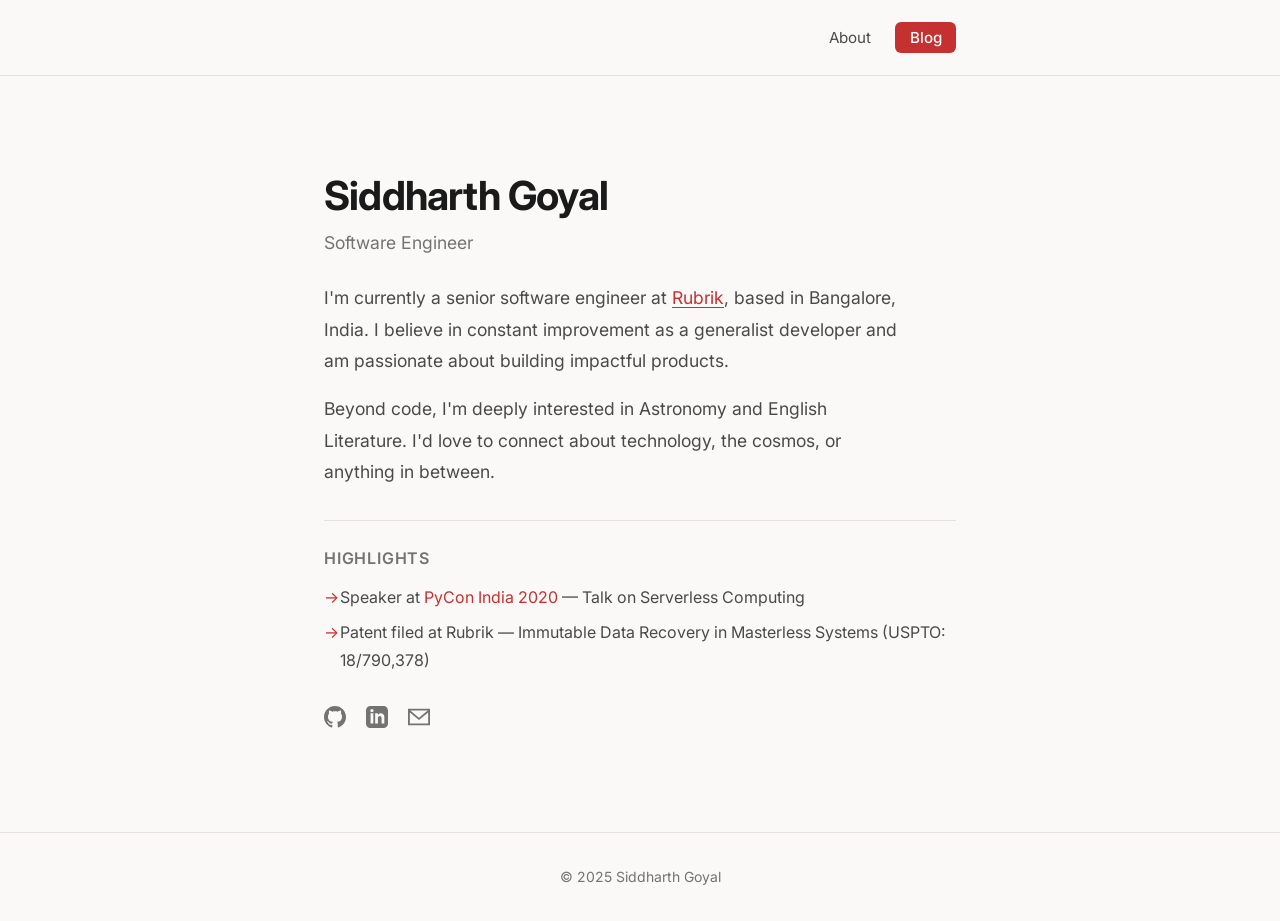
<file: index.html>
<!DOCTYPE html>
<html lang="en">

<head>
  <meta charset="UTF-8">
  <meta name="viewport" content="width=device-width, initial-scale=1.0">

  <title>Siddharth Goyal</title>
  <meta name="description" content="Software Engineer. Building things and exploring ideas.">

  <!-- Open Graph -->
  <meta property="og:type" content="website">
  <meta property="og:url" content="https://sid22.dev/">
  <meta property="og:title" content="Siddharth Goyal">
  <meta property="og:description" content="Software Engineer. Building things and exploring ideas.">
  <meta property="og:image" content="https://sid22.dev/metaimg.png">

  <!-- Twitter -->
  <meta property="twitter:card" content="summary_large_image">
  <meta property="twitter:url" content="https://sid22.dev/">
  <meta property="twitter:title" content="Siddharth Goyal">
  <meta property="twitter:description" content="Software Engineer. Building things and exploring ideas.">
  <meta property="twitter:image" content="https://sid22.dev/metaimg.png">

  <!-- Theme -->
  <meta name="theme-color" content="#faf9f7">

  <!-- Fonts -->
  <link rel="preconnect" href="https://fonts.googleapis.com">
  <link rel="preconnect" href="https://fonts.gstatic.com" crossorigin>
  <link href="https://fonts.googleapis.com/css2?family=Inter:wght@400;500;600;700&display=swap" rel="stylesheet">

  <link rel="stylesheet" href="styles.css">

  <!-- Google Analytics -->
  <script async src="https://www.googletagmanager.com/gtag/js?id=UA-80497355-2"></script>
  <script>
    window.dataLayer = window.dataLayer || [];
    function gtag() { dataLayer.push(arguments); }
    gtag('js', new Date());
    gtag('config', 'UA-80497355-2');
  </script>
</head>

<body>
  <header>
    <div class="container">
      <nav>
        <a href="/" class="nav-brand"></a>
        <ul class="nav-links">
          <li><a href="/about.html">About</a></li>
          <li><a href="/blog/" class="nav-btn">Blog</a></li>
        </ul>
      </nav>
    </div>
  </header>

  <main>
    <div class="container">
      <section class="hero">
        <h1>Siddharth Goyal</h1>
        <p class="hero-subtitle">Software Engineer</p>
        <p class="hero-bio">
          I'm currently a senior software engineer at <a href="https://www.rubrik.com/" target="_blank"
            rel="noopener">Rubrik</a>,
          based in Bangalore, India. I believe in constant improvement as a generalist developer and
          am passionate about building impactful products.
        </p>
        <p class="hero-bio">
          Beyond code, I'm deeply interested in Astronomy and English Literature.
          I'd love to connect about technology, the cosmos, or anything in between.
        </p>

        <div class="highlights">
          <h3>Highlights</h3>
          <ul>
            <li>
              Speaker at <a href="https://www.youtube.com/watch?v=t4P8tr6m0ns" target="_blank" rel="noopener">PyCon
                India 2020</a> — Talk on Serverless Computing
            </li>
            <li>
              Patent filed at Rubrik — Immutable Data Recovery in Masterless Systems (USPTO: 18/790,378)
            </li>
          </ul>
        </div>

        <div class="social-links">
          <a href="https://github.com/sid22" target="_blank" rel="noopener" aria-label="GitHub">
            <svg xmlns="http://www.w3.org/2000/svg" viewBox="0 0 24 24" fill="currentColor">
              <path
                d="M12 0c-6.626 0-12 5.373-12 12 0 5.302 3.438 9.8 8.207 11.387.599.111.793-.261.793-.577v-2.234c-3.338.726-4.033-1.416-4.033-1.416-.546-1.387-1.333-1.756-1.333-1.756-1.089-.745.083-.729.083-.729 1.205.084 1.839 1.237 1.839 1.237 1.07 1.834 2.807 1.304 3.492.997.107-.775.418-1.305.762-1.604-2.665-.305-5.467-1.334-5.467-5.931 0-1.311.469-2.381 1.236-3.221-.124-.303-.535-1.524.117-3.176 0 0 1.008-.322 3.301 1.23.957-.266 1.983-.399 3.003-.404 1.02.005 2.047.138 3.006.404 2.291-1.552 3.297-1.23 3.297-1.23.653 1.653.242 2.874.118 3.176.77.84 1.235 1.911 1.235 3.221 0 4.609-2.807 5.624-5.479 5.921.43.372.823 1.102.823 2.222v3.293c0 .319.192.694.801.576 4.765-1.589 8.199-6.086 8.199-11.386 0-6.627-5.373-12-12-12z" />
            </svg>
          </a>
          <a href="https://www.linkedin.com/in/siddharth22/" target="_blank" rel="noopener" aria-label="LinkedIn">
            <svg xmlns="http://www.w3.org/2000/svg" viewBox="0 0 24 24" fill="currentColor">
              <path
                d="M19 0h-14c-2.761 0-5 2.239-5 5v14c0 2.761 2.239 5 5 5h14c2.762 0 5-2.239 5-5v-14c0-2.761-2.238-5-5-5zm-11 19h-3v-11h3v11zm-1.5-12.268c-.966 0-1.75-.79-1.75-1.764s.784-1.764 1.75-1.764 1.75.79 1.75 1.764-.783 1.764-1.75 1.764zm13.5 12.268h-3v-5.604c0-3.368-4-3.113-4 0v5.604h-3v-11h3v1.765c1.396-2.586 7-2.777 7 2.476v6.759z" />
            </svg>
          </a>
          <a href="mailto:contact@sid22.dev" aria-label="Email">
            <svg xmlns="http://www.w3.org/2000/svg" viewBox="0 0 24 24" fill="currentColor">
              <path
                d="M0 3v18h24v-18h-24zm21.518 2l-9.518 7.713-9.518-7.713h19.036zm-19.518 14v-11.817l10 8.104 10-8.104v11.817h-20z" />
            </svg>
          </a>
        </div>
      </section>
    </div>
  </main>

  <footer>
    <div class="container">
      <p>&copy; 2025 Siddharth Goyal</p>
    </div>
  </footer>
</body>

</html>
</file>
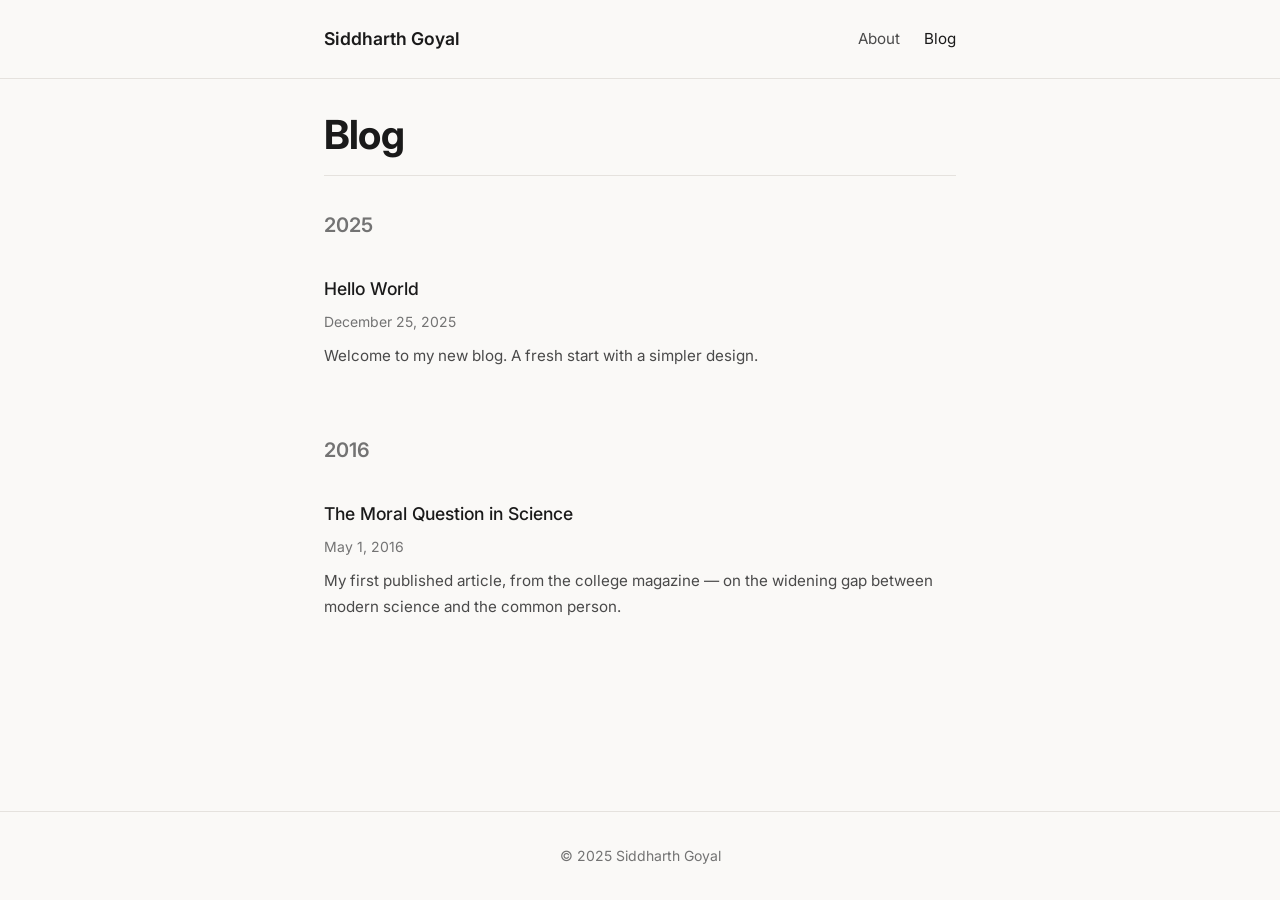
<file: blog/index.html>
<!DOCTYPE html>
<html lang="en">

<head>
    <meta charset="UTF-8">
    <meta name="viewport" content="width=device-width, initial-scale=1.0">

    <title>Blog - Siddharth Goyal</title>
    <meta name="description" content="Blog posts by Siddharth Goyal on technology, astronomy, and more.">

    <!-- Open Graph -->
    <meta property="og:type" content="website">
    <meta property="og:url" content="https://sid22.dev/blog/">
    <meta property="og:title" content="Blog - Siddharth Goyal">
    <meta property="og:description" content="Blog posts by Siddharth Goyal on technology, astronomy, and more.">

    <!-- Theme -->
    <meta name="theme-color" content="#faf9f7">

    <!-- Fonts -->
    <link rel="preconnect" href="https://fonts.googleapis.com">
    <link rel="preconnect" href="https://fonts.gstatic.com" crossorigin>
    <link href="https://fonts.googleapis.com/css2?family=Inter:wght@400;500;600;700&display=swap" rel="stylesheet">

    <link rel="stylesheet" href="../styles.css">
</head>

<body>
    <header>
        <div class="container">
            <nav>
                <a href="/" class="nav-brand">Siddharth Goyal</a>
                <ul class="nav-links">
                    <li><a href="/about.html">About</a></li>
                    <li><a href="/blog/" class="active">Blog</a></li>
                </ul>
            </nav>
        </div>
    </header>

    <main>
        <div class="container">
            <h1 class="page-title">Blog</h1>

            <div id="posts-container">
                <p class="loading">Loading posts...</p>
            </div>
        </div>
    </main>

    <footer>
        <div class="container">
            <p>&copy; 2025 Siddharth Goyal</p>
        </div>
    </footer>

    <script>
        async function loadPosts() {
            const container = document.getElementById('posts-container');

            try {
                const response = await fetch('/blog/posts.json');
                if (!response.ok) throw new Error('Failed to load posts');

                const posts = await response.json();

                if (posts.length === 0) {
                    container.innerHTML = '<p>No posts yet. Check back soon!</p>';
                    return;
                }

                // Group posts by year
                const postsByYear = {};
                posts.forEach(post => {
                    const year = new Date(post.date).getFullYear();
                    if (!postsByYear[year]) postsByYear[year] = [];
                    postsByYear[year].push(post);
                });

                // Sort years descending
                const years = Object.keys(postsByYear).sort((a, b) => b - a);

                let html = '';
                years.forEach(year => {
                    html += `<h2 class="posts-year">${year}</h2>`;
                    html += '<ul class="posts-list">';

                    // Sort posts by date descending within each year
                    postsByYear[year].sort((a, b) => new Date(b.date) - new Date(a.date));

                    postsByYear[year].forEach(post => {
                        const date = new Date(post.date).toLocaleDateString('en-US', {
                            year: 'numeric',
                            month: 'long',
                            day: 'numeric'
                        });

                        html += `
              <li class="post-item">
                <a href="/blog/post.html?slug=${post.slug}" class="post-link">
                  <h3 class="post-title">${post.title}</h3>
                  <span class="post-meta">${date}</span>
                  ${post.excerpt ? `<p class="post-excerpt">${post.excerpt}</p>` : ''}
                </a>
              </li>
            `;
                    });

                    html += '</ul>';
                });

                container.innerHTML = html;

            } catch (error) {
                console.error('Error loading posts:', error);
                container.innerHTML = '<p class="error">Failed to load posts. Please try again later.</p>';
            }
        }

        loadPosts();
    </script>
</body>

</html>
</file>
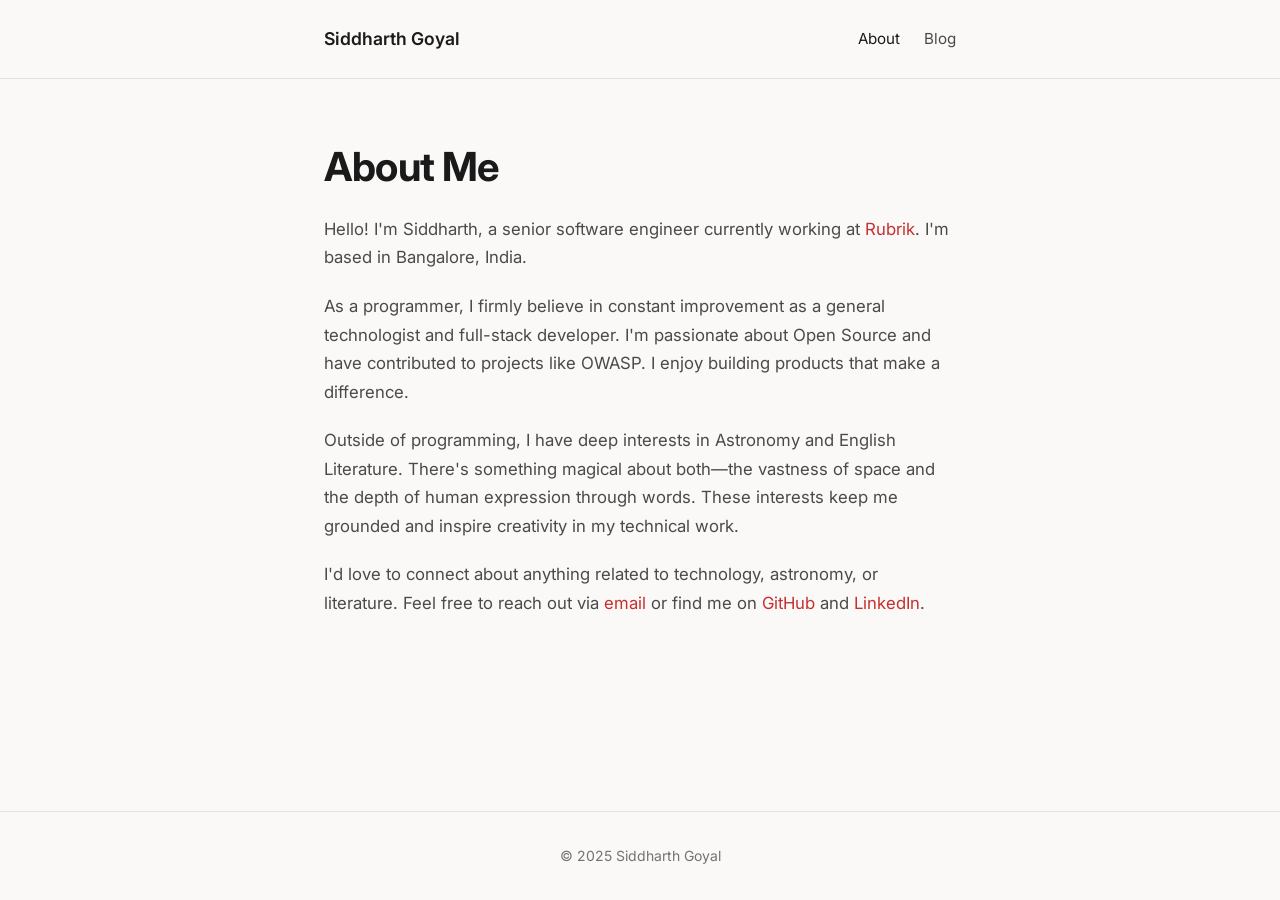
<file: about.html>
<!DOCTYPE html>
<html lang="en">

<head>
    <meta charset="UTF-8">
    <meta name="viewport" content="width=device-width, initial-scale=1.0">

    <title>About - Siddharth Goyal</title>
    <meta name="description"
        content="About Siddharth Goyal - Software Engineer, astronomy enthusiast, and literature lover.">

    <!-- Open Graph -->
    <meta property="og:type" content="website">
    <meta property="og:url" content="https://sid22.dev/about">
    <meta property="og:title" content="About - Siddharth Goyal">
    <meta property="og:description"
        content="About Siddharth Goyal - Software Engineer, astronomy enthusiast, and literature lover.">

    <!-- Theme -->
    <meta name="theme-color" content="#faf9f7">

    <!-- Fonts -->
    <link rel="preconnect" href="https://fonts.googleapis.com">
    <link rel="preconnect" href="https://fonts.gstatic.com" crossorigin>
    <link href="https://fonts.googleapis.com/css2?family=Inter:wght@400;500;600;700&display=swap" rel="stylesheet">

    <link rel="stylesheet" href="styles.css">
</head>

<body>
    <header>
        <div class="container">
            <nav>
                <a href="/" class="nav-brand">Siddharth Goyal</a>
                <ul class="nav-links">
                    <li><a href="/about.html" class="active">About</a></li>
                    <li><a href="/blog/">Blog</a></li>
                </ul>
            </nav>
        </div>
    </header>

    <main>
        <div class="container">
            <section class="about-content">
                <h1>About Me</h1>

                <p>
                    Hello! I'm Siddharth, a senior software engineer currently working at
                    <a href="https://www.rubrik.com/" target="_blank" rel="noopener">Rubrik</a>.
                    I'm based in Bangalore, India.
                </p>

                <p>
                    As a programmer, I firmly believe in constant improvement as a general technologist
                    and full-stack developer. I'm passionate about Open Source and have contributed to
                    projects like OWASP. I enjoy building products that make a difference.
                </p>

                <p>
                    Outside of programming, I have deep interests in Astronomy and English Literature.
                    There's something magical about both—the vastness of space and the depth of
                    human expression through words. These interests keep me grounded and inspire
                    creativity in my technical work.
                </p>

                <p>
                    I'd love to connect about anything related to technology, astronomy, or literature.
                    Feel free to reach out via <a href="mailto:contact@sid22.dev">email</a> or find me on
                    <a href="https://github.com/sid22" target="_blank" rel="noopener">GitHub</a> and
                    <a href="https://www.linkedin.com/in/siddharth22/" target="_blank" rel="noopener">LinkedIn</a>.
                </p>
            </section>
        </div>
    </main>

    <footer>
        <div class="container">
            <p>&copy; 2025 Siddharth Goyal</p>
        </div>
    </footer>
</body>

</html>
</file>
<file: styles.css>
/* ==========================================================================
   CSS Variables & Base Styles
   ========================================================================== */

:root {
  --bg-primary: #faf9f7;
  --bg-secondary: #f0eeeb;
  --text-primary: #1a1a1a;
  --text-secondary: #4a4a4a;
  --text-muted: #737373;
  --accent: #c53030;
  --accent-hover: #e53e3e;
  --border: #e5e2de;
  --font-sans: 'Inter', -apple-system, BlinkMacSystemFont, 'Segoe UI', Roboto, sans-serif;
  --font-mono: 'JetBrains Mono', 'Fira Code', monospace;
  --max-width: 680px;
  --transition: 0.2s ease;
}

* {
  margin: 0;
  padding: 0;
  box-sizing: border-box;
}

html {
  font-size: 16px;
  scroll-behavior: smooth;
}

body {
  font-family: var(--font-sans);
  background-color: var(--bg-primary);
  color: var(--text-primary);
  line-height: 1.7;
  min-height: 100vh;
  display: flex;
  flex-direction: column;
  -webkit-font-smoothing: antialiased;
  -moz-osx-font-smoothing: grayscale;
}

/* ==========================================================================
   Layout
   ========================================================================== */

.container {
  max-width: var(--max-width);
  margin: 0 auto;
  padding: 0 1.5rem;
  width: 100%;
}

main {
  flex: 1;
  padding: 2rem 0;
}

/* ==========================================================================
   Header & Navigation
   ========================================================================== */

header {
  padding: 1.5rem 0;
  border-bottom: 1px solid var(--border);
}

nav {
  display: flex;
  justify-content: space-between;
  align-items: center;
}

.nav-brand {
  font-weight: 600;
  font-size: 1.1rem;
  color: var(--text-primary);
  text-decoration: none;
  transition: color var(--transition);
}

.nav-brand:hover {
  color: var(--accent);
}

.nav-links {
  display: flex;
  gap: 1.5rem;
  list-style: none;
}

.nav-links a {
  color: var(--text-secondary);
  text-decoration: none;
  font-size: 0.95rem;
  transition: color var(--transition);
}

.nav-links a:hover,
.nav-links a.active {
  color: var(--text-primary);
}

.nav-btn {
  background: var(--accent);
  color: #ffffff !important;
  padding: 0.4rem 0.9rem;
  border-radius: 6px;
  font-weight: 500;
  transition: background var(--transition);
}

.nav-btn:hover {
  background: var(--accent-hover);
  color: #ffffff !important;
}

/* ==========================================================================
   Typography
   ========================================================================== */

h1 {
  font-size: 2.5rem;
  font-weight: 700;
  letter-spacing: -0.02em;
  margin-bottom: 0.5rem;
  line-height: 1.2;
}

h2 {
  font-size: 1.5rem;
  font-weight: 600;
  margin-bottom: 1rem;
  color: var(--text-secondary);
}

h3 {
  font-size: 1.25rem;
  font-weight: 600;
  margin-bottom: 0.75rem;
}

p {
  color: var(--text-secondary);
  margin-bottom: 1rem;
}

a {
  color: var(--accent);
  text-decoration: none;
  transition: color var(--transition);
}

a:hover {
  color: var(--accent-hover);
}

/* ==========================================================================
   Hero Section (Home)
   ========================================================================== */

.hero {
  padding: 4rem 0;
}

.hero-subtitle {
  font-size: 1.1rem;
  color: var(--text-muted);
  margin-bottom: 1.5rem;
  font-weight: 400;
}

.hero-bio {
  font-size: 1.1rem;
  line-height: 1.8;
  max-width: 580px;
}

.hero-bio a {
  text-decoration: underline;
  text-underline-offset: 3px;
}

/* ==========================================================================
   Social Links
   ========================================================================== */

.social-links {
  display: flex;
  gap: 1.25rem;
  margin-top: 2rem;
}

.social-links a {
  color: var(--text-muted);
  transition: color var(--transition);
}

.social-links a:hover {
  color: var(--text-primary);
}

.social-links svg {
  width: 22px;
  height: 22px;
}

/* ==========================================================================
   Highlights Section
   ========================================================================== */

.highlights {
  margin-top: 2rem;
  padding-top: 1.5rem;
  border-top: 1px solid var(--border);
}

.highlights h3 {
  font-size: 1rem;
  font-weight: 600;
  color: var(--text-muted);
  margin-bottom: 0.75rem;
  text-transform: uppercase;
  letter-spacing: 0.05em;
}

.highlights ul {
  list-style: none;
}

.highlights li {
  color: var(--text-secondary);
  margin-bottom: 0.5rem;
  padding-left: 1rem;
  position: relative;
}

.highlights li::before {
  content: '→';
  position: absolute;
  left: 0;
  color: var(--accent);
}

/* ==========================================================================
   Blog List
   ========================================================================== */

.page-title {
  margin-bottom: 2rem;
  padding-bottom: 1rem;
  border-bottom: 1px solid var(--border);
}

.posts-year {
  font-size: 1.25rem;
  font-weight: 600;
  color: var(--text-muted);
  margin: 2rem 0 1rem 0;
}

.posts-year:first-of-type {
  margin-top: 0;
}

.posts-list {
  list-style: none;
}

.post-item {
  padding: 1rem 0;
  border-bottom: 1px solid var(--border);
}

.post-item:last-child {
  border-bottom: none;
}

.post-link {
  display: block;
  color: var(--text-primary);
  text-decoration: none;
  transition: color var(--transition);
}

.post-link:hover {
  color: var(--accent);
}

.post-title {
  font-size: 1.1rem;
  font-weight: 500;
  margin-bottom: 0.25rem;
}

.post-meta {
  font-size: 0.875rem;
  color: var(--text-muted);
}

.post-excerpt {
  font-size: 0.95rem;
  color: var(--text-secondary);
  margin-top: 0.5rem;
}

/* ==========================================================================
   Blog Post Content
   ========================================================================== */

.post-header {
  margin-bottom: 2rem;
  padding-bottom: 1.5rem;
  border-bottom: 1px solid var(--border);
}

.post-header h1 {
  margin-bottom: 0.75rem;
}

.post-header .post-meta {
  font-size: 0.95rem;
}

.post-content {
  font-size: 1.05rem;
}

.post-content h2 {
  color: var(--text-primary);
  margin-top: 2.5rem;
  margin-bottom: 1rem;
  font-size: 1.5rem;
}

.post-content h3 {
  color: var(--text-primary);
  margin-top: 2rem;
  margin-bottom: 0.75rem;
}

.post-content p {
  margin-bottom: 1.25rem;
}

.post-content ul,
.post-content ol {
  margin-bottom: 1.25rem;
  padding-left: 1.5rem;
  color: var(--text-secondary);
}

.post-content li {
  margin-bottom: 0.5rem;
}

.post-content code {
  font-family: var(--font-mono);
  font-size: 0.9em;
  background: var(--bg-secondary);
  padding: 0.2em 0.4em;
  border-radius: 4px;
  color: var(--accent);
}

.post-content pre {
  background: var(--bg-secondary);
  padding: 1.25rem;
  border-radius: 8px;
  overflow-x: auto;
  margin-bottom: 1.5rem;
  border: 1px solid var(--border);
}

.post-content pre code {
  background: none;
  padding: 0;
  color: var(--text-primary);
}

.post-content blockquote {
  border-left: 3px solid var(--accent);
  padding-left: 1rem;
  margin: 1.5rem 0;
  color: var(--text-secondary);
  font-style: italic;
}

.post-content img {
  max-width: 100%;
  height: auto;
  border-radius: 8px;
  margin: 1.5rem 0;
}

.post-content hr {
  border: none;
  border-top: 1px solid var(--border);
  margin: 2rem 0;
}

/* Back link */
.back-link {
  display: inline-flex;
  align-items: center;
  gap: 0.5rem;
  color: var(--text-muted);
  font-size: 0.9rem;
  margin-bottom: 2rem;
  text-decoration: none;
}

.back-link:hover {
  color: var(--text-primary);
}

/* ==========================================================================
   About Page
   ========================================================================== */

.about-content {
  padding: 2rem 0;
}

.about-content h1 {
  margin-bottom: 1.5rem;
}

.about-content p {
  font-size: 1.05rem;
  margin-bottom: 1.25rem;
}

/* ==========================================================================
   Footer
   ========================================================================== */

footer {
  padding: 2rem 0;
  border-top: 1px solid var(--border);
  text-align: center;
}

footer p {
  color: var(--text-muted);
  font-size: 0.875rem;
  margin: 0;
}

/* ==========================================================================
   Responsive
   ========================================================================== */

@media (max-width: 640px) {
  h1 {
    font-size: 2rem;
  }

  .hero {
    padding: 2.5rem 0;
  }

  .hero-bio {
    font-size: 1rem;
  }

  .nav-links {
    gap: 1rem;
  }
}

/* ==========================================================================
   Loading State
   ========================================================================== */

.loading {
  text-align: center;
  padding: 3rem 0;
  color: var(--text-muted);
}

.error {
  text-align: center;
  padding: 3rem 0;
  color: #ef4444;
}
</file>
